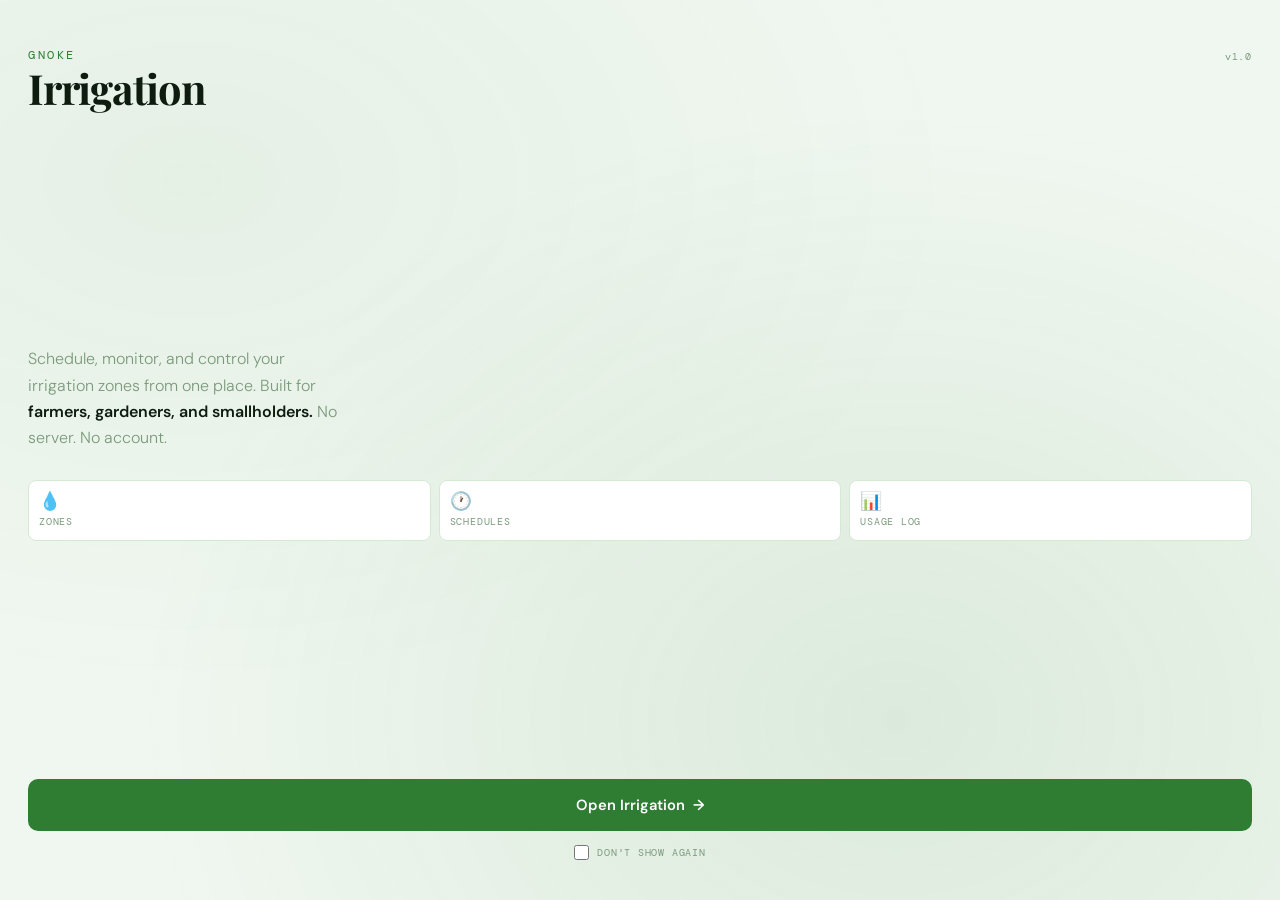
<file: index.html>
<!DOCTYPE html>
<html lang="en">
<head>
  <meta charset="UTF-8" />
  <meta name="viewport" content="width=device-width, initial-scale=1.0, viewport-fit=cover" />
  <title>Gnoke Irrigation</title>

  <link rel="preconnect" href="https://fonts.googleapis.com" />
  <link rel="preconnect" href="https://fonts.gstatic.com" crossorigin />
  <link href="https://fonts.googleapis.com/css2?family=DM+Mono:wght@400;500&family=Playfair+Display:wght@700&family=DM+Sans:wght@300;400;600&display=swap" rel="stylesheet" />

  <link rel="icon"             type="image/png" href="global.png" />
  <link rel="apple-touch-icon" href="global.png" />
  <link rel="manifest"         href="manifest.json" />

  <script>
    if ('serviceWorker' in navigator) {
      navigator.serviceWorker.register('sw.js');
    }
  </script>

  <style>
    *, *::before, *::after { box-sizing: border-box; margin: 0; padding: 0; }

    :root {
      --bg:           #f0f7f0;
      --text:         #0e1c10;
      --muted:        #7a9a7c;
      --accent:       #2e7d32;
      --border:       #d4e8d4;
      --surface:      #ffffff;
      --font-sans:    'DM Sans', sans-serif;
      --font-mono:    'DM Mono', monospace;
      --font-display: 'Playfair Display', serif;
    }

    html, body {
      width: 100%; height: 100dvh;
      background: var(--bg); color: var(--text);
      font-family: var(--font-sans);
      -webkit-font-smoothing: antialiased;
      overflow: hidden;
    }

    .bg-layer {
      position: fixed; inset: 0; z-index: 0; pointer-events: none;
      background:
        radial-gradient(ellipse at 70% 80%, rgba(46,125,50,.10) 0%, transparent 60%),
        radial-gradient(ellipse at 15% 20%, rgba(46,125,50,.05) 0%, transparent 50%);
    }

    .page {
      position: relative; z-index: 1;
      width: 100%; height: 100dvh;
      display: flex; flex-direction: column;
      justify-content: space-between;
      padding: 48px 28px 40px;
    }

    .version {
      position: absolute; top: 50px; right: 28px;
      font-family: var(--font-mono);
      font-size: 0.62rem; letter-spacing: 0.08em; color: var(--muted);
      opacity: 0; animation: up 0.5s ease 0.05s forwards;
    }

    .top {
      display: flex; flex-direction: column; gap: 4px;
      opacity: 0; animation: up 0.5s ease 0.1s forwards;
    }
    .gnoke-label {
      font-family: var(--font-mono);
      font-size: 0.72rem; letter-spacing: 0.22em;
      text-transform: uppercase; color: var(--accent);
    }
    .app-name {
      font-family: var(--font-display);
      font-size: 2.6rem; font-weight: 700;
      letter-spacing: -0.03em; line-height: 1; color: var(--text);
    }

    .mid {
      display: flex; flex-direction: column; gap: 28px;
      opacity: 0; animation: up 0.5s ease 0.25s forwards;
    }
    .desc {
      font-size: 1rem; font-weight: 300;
      color: var(--muted); line-height: 1.65; max-width: 320px;
    }
    .desc strong { color: var(--text); font-weight: 600; }

    .pillars { display: flex; gap: 8px; }
    .pillar {
      flex: 1; background: var(--surface);
      border: 1px solid var(--border); border-radius: 8px;
      padding: 12px 10px;
      display: flex; flex-direction: column; gap: 5px;
    }
    .pillar-icon  { font-size: 1.1rem; line-height: 1; }
    .pillar-label {
      font-family: var(--font-mono);
      font-size: 0.6rem; letter-spacing: 0.08em;
      text-transform: uppercase; color: var(--muted);
    }

    .bottom {
      display: flex; flex-direction: column; gap: 14px;
      opacity: 0; animation: up 0.5s ease 0.4s forwards;
    }

    .enter-btn {
      display: flex; align-items: center;
      justify-content: center; gap: 8px;
      width: 100%; padding: 16px;
      background: var(--accent); color: #fff;
      font-family: var(--font-sans);
      font-size: 0.92rem; font-weight: 600;
      border: none; border-radius: 10px;
      cursor: pointer; text-decoration: none;
      transition: opacity 0.15s, transform 0.15s;
    }
    .enter-btn:active { opacity: 0.88; transform: scale(0.98); }
    .arrow { transition: transform 0.2s; display: inline-block; }
    .enter-btn:hover .arrow { transform: translateX(4px); }

    .skip-row {
      display: flex; align-items: center;
      justify-content: center; gap: 8px;
    }
    .skip-row input {
      width: 15px; height: 15px;
      accent-color: var(--accent); cursor: pointer;
    }
    .skip-row label {
      font-family: var(--font-mono);
      font-size: 0.62rem; letter-spacing: 0.08em;
      text-transform: uppercase; color: var(--muted);
      cursor: pointer; user-select: none;
    }

    body.out { animation: fadeOut 0.28s ease forwards; }
    @keyframes fadeOut { to { opacity: 0; } }
    @keyframes up {
      from { opacity: 0; transform: translateY(12px); }
      to   { opacity: 1; transform: translateY(0); }
    }
  </style>
</head>
<body>

<div class="bg-layer"></div>
<span class="version">v1.0</span>

<div class="page">

  <div class="top">
    <span class="gnoke-label">Gnoke</span>
    <span class="app-name">Irrigation</span>
  </div>

  <div class="mid">
    <p class="desc">
      Schedule, monitor, and control your irrigation zones from one place.
      Built for <strong>farmers, gardeners, and smallholders.</strong>
      No server. No account.
    </p>

    <div class="pillars">
      <div class="pillar">
        <span class="pillar-icon">💧</span>
        <span class="pillar-label">Zones</span>
      </div>
      <div class="pillar">
        <span class="pillar-icon">🕐</span>
        <span class="pillar-label">Schedules</span>
      </div>
      <div class="pillar">
        <span class="pillar-icon">📊</span>
        <span class="pillar-label">Usage Log</span>
      </div>
    </div>
  </div>

  <div class="bottom">
    <a class="enter-btn" href="main/" onclick="go(event)">
      Open Irrigation <span class="arrow">→</span>
    </a>
    <div class="skip-row">
      <input type="checkbox" id="skip" />
      <label for="skip">Don't show again</label>
    </div>
  </div>

</div>

<script>
  const KEY = 'gnoke_irrigation_skip_intro';

  if (localStorage.getItem(KEY) === '1') {
    window.location.replace('main/');
  }

  function go(e) {
    e.preventDefault();
    if (document.getElementById('skip').checked) {
      localStorage.setItem(KEY, '1');
    }
    document.body.classList.add('out');
    setTimeout(() => window.location.href = 'main/', 280);
  }
</script>
</body>
</html>
</file>
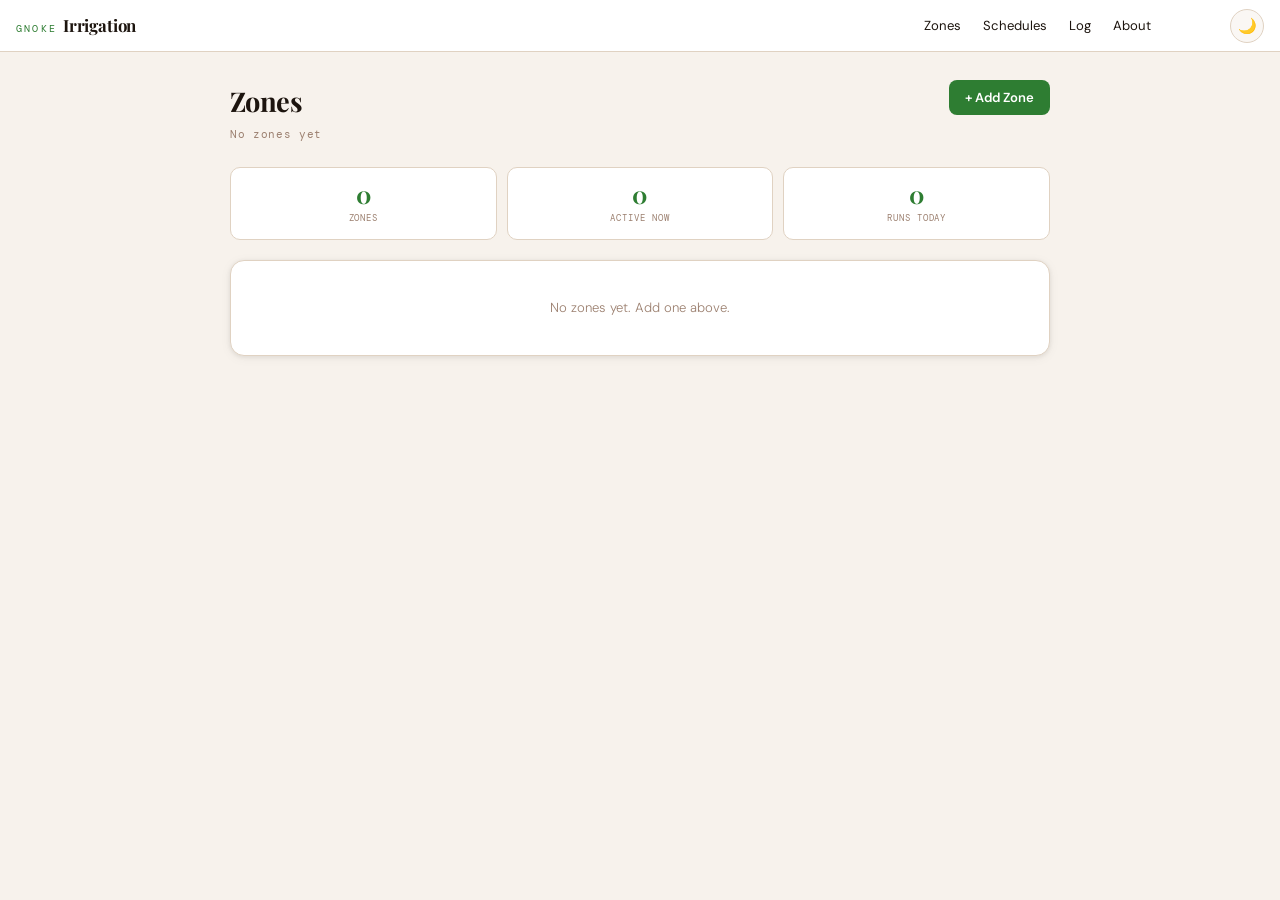
<file: main/index.html>
<!DOCTYPE html>
<html lang="en">
<head>
  <meta charset="UTF-8" />
  <meta name="viewport" content="width=device-width, initial-scale=1.0, viewport-fit=cover" />
  <title>Gnoke Irrigation</title>

  <link rel="preconnect" href="https://fonts.googleapis.com" />
  <link rel="preconnect" href="https://fonts.gstatic.com" crossorigin />
  <link href="https://fonts.googleapis.com/css2?family=DM+Mono:wght@400;500&family=Playfair+Display:wght@600;700&family=DM+Sans:wght@300;400;500;600&display=swap" rel="stylesheet" />

  <link rel="stylesheet"       href="../style.css" />
  <link rel="icon"             type="image/png"   href="../global.png" />
  <link rel="apple-touch-icon"                    href="../global.png" />
  <link rel="manifest"                            href="../manifest.json" />

  <!-- Anti-FOUC -->
  <script>
    (function () {
      var t = localStorage.getItem('gnoke_irrigation_theme');
      if (t) document.documentElement.setAttribute('data-theme', t);
    })();
  </script>

  <script>
    if ('serviceWorker' in navigator) navigator.serviceWorker.register('../sw.js');
  </script>

  <style>
    /* ── Irrigation accent (overrides style.css base) ── */
    :root {
      --accent:     #2e7d32;
      --accent-dk:  #1b5e20;
      --accent-lt:  #e8f5e9;
      --accent-txt: #1b5e20;
    }
    [data-theme="dark"] {
      --accent-lt:  rgba(46,125,50,.15);
      --accent-txt: #81c784;
    }

    /* ── Zone card ── */
    .zone-card {
      background: var(--surface);
      border: 1px solid var(--border);
      border-radius: var(--radius);
      padding: 14px 16px;
      display: flex;
      align-items: center;
      gap: 14px;
      transition: border-color var(--transition);
    }
    .zone-card:hover { border-color: var(--border2); }
    .zone-card.active {
      border-color: var(--accent);
      background: var(--accent-lt);
    }

    .zone-indicator {
      width: 10px; height: 10px;
      border-radius: 50%;
      background: var(--border2);
      flex-shrink: 0;
      transition: background var(--transition);
    }
    .zone-card.active .zone-indicator { background: var(--accent); }

    .zone-info  { flex: 1; min-width: 0; }
    .zone-name  {
      font-weight: 600; font-size: .9rem;
      color: var(--text); white-space: nowrap;
      overflow: hidden; text-overflow: ellipsis;
    }
    .zone-meta  {
      font-family: var(--font-mono);
      font-size: .65rem; letter-spacing: .04em;
      color: var(--muted); margin-top: 3px;
    }
    .zone-actions { display: flex; gap: 6px; flex-shrink: 0; }

    /* ── Schedule row ── */
    .sched-row {
      display: flex; align-items: center; gap: 12px;
      padding: 10px 0;
      border-bottom: 1px solid var(--border);
    }
    .sched-row:last-child { border-bottom: none; }
    .sched-dot {
      width: 8px; height: 8px; border-radius: 50%;
      background: var(--accent); flex-shrink: 0;
    }
    .sched-info { flex: 1; min-width: 0; }
    .sched-label { font-size: .86rem; font-weight: 500; color: var(--text); }
    .sched-meta  {
      font-family: var(--font-mono);
      font-size: .63rem; color: var(--muted); margin-top: 2px;
    }

    /* ── Stat cards ── */
    .stat-grid {
      display: grid;
      grid-template-columns: repeat(3, 1fr);
      gap: 10px;
      margin-bottom: 20px;
    }
    .stat-card {
      background: var(--surface);
      border: 1px solid var(--border);
      border-radius: var(--radius);
      padding: 14px 12px;
      text-align: center;
    }
    .stat-value {
      font-family: var(--font-display);
      font-size: 1.5rem; font-weight: 700;
      color: var(--accent); line-height: 1;
    }
    .stat-label {
      font-family: var(--font-mono);
      font-size: .58rem; letter-spacing: .1em;
      text-transform: uppercase; color: var(--muted);
      margin-top: 5px;
    }

    @media (max-width: 400px) {
      .stat-grid { grid-template-columns: 1fr 1fr; }
      .stat-card:last-child { grid-column: 1 / -1; }
    }

    /* ── Chip (used by connections.js) ── */
    .chip {
      display: inline-block;
      padding: 3px 10px; border-radius: 20px;
      font-family: var(--font-mono); font-size: .68rem;
      letter-spacing: .06em; font-weight: 500;
    }
    .chip.ok   { background: var(--green-lt);  color: var(--green);  border: 1px solid rgba(45,110,78,.2); }
    .chip.info { background: var(--accent-lt); color: var(--accent-txt); border: 1px solid rgba(46,125,50,.2); }

    /* ── connections.js injects its page into #main-content.
          Give it the same form-card styles it expects ── */
    #connections-page .card {
      background: var(--surface);
      border: 1px solid var(--border);
      border-radius: var(--radius-lg);
      padding: 20px;
      box-shadow: var(--shadow);
    }
    #connections-page .label {
      display: block; font-family: var(--font-mono);
      font-size: .68rem; font-weight: 500; letter-spacing: .08em;
      text-transform: uppercase; color: var(--text2); margin-bottom: 5px;
    }
    #connections-page .input {
      width: 100%; padding: 8px 12px;
      border: 1.5px solid var(--border); border-radius: 8px;
      background: var(--surface); color: var(--text);
      font-size: .88rem; font-family: var(--font-sans);
      transition: border-color var(--transition), box-shadow var(--transition);
    }
    #connections-page .input:focus {
      outline: none; border-color: var(--accent);
      box-shadow: 0 0 0 3px var(--accent-lt);
    }
    .btn-secondary {
      background: transparent; color: var(--muted);
      border: 1px solid var(--border); padding: 7px 14px;
      border-radius: 8px; font-size: .82rem; font-weight: 500;
      cursor: pointer; font-family: var(--font-sans);
      transition: border-color var(--transition), color var(--transition);
    }
    .btn-secondary:hover { border-color: var(--border2); color: var(--text); }
  </style>
</head>
<body>

<!-- LOADING OVERLAY -->
<div id="loading-overlay">
  <div class="loader-dots">
    <div class="loader-dot"></div>
    <div class="loader-dot"></div>
    <div class="loader-dot"></div>
  </div>
  <span class="loader-text">Loading…</span>
</div>


<!-- ════════════════════════════════════════
     TOPBAR
════════════════════════════════════════ -->
<div id="topbar">
  <button id="hamburger" title="Menu" onclick="Drawer.open()">&#9776;</button>

  <div id="brand" onclick="loadPage('zones-page')">
    <span id="brand-gnoke">Gnoke</span>
    <span id="brand-app">Irrigation</span>
  </div>

  <span id="context-info"></span>
  <div class="topbar-spacer"></div>

  <div class="menu-group" id="menu-group">

    <div class="menu">
      <button class="menu-btn">Zones</button>
      <div class="menu-content">
        <button onclick="loadPage('zones-page')">All Zones</button>
        <button onclick="UI.openModal('add-zone-modal')">+ Add Zone</button>
      </div>
    </div>

    <div class="menu">
      <button class="menu-btn">Schedules</button>
      <div class="menu-content">
        <button onclick="loadPage('schedules-page')">All Schedules</button>
        <button onclick="openAddScheduleModal()">+ Add Schedule</button>
      </div>
    </div>

    <div class="menu">
      <button class="menu-btn">Log</button>
      <div class="menu-content">
        <button onclick="loadPage('log-page')">Usage Log</button>
        <button onclick="exportLog()">Export CSV</button>
      </div>
    </div>

    <div class="menu">
      <button class="menu-btn">About</button>
      <div class="menu-content">
        <button onclick="loadPage('about-page')">About Irrigation</button>
      </div>
    </div>

  </div>

  <div id="topbar-right">
    <span id="status-chip">saved</span>
    <button class="icon-btn" id="theme-toggle" title="Toggle theme">🌙</button>
  </div>
</div>


<!-- ════════════════════════════════════════
     PAGES
════════════════════════════════════════ -->
<main class="pages" id="main-content">

  <!-- ── ZONES PAGE ── -->
  <section id="zones-page" class="page active">
    <div class="page-content">

      <div class="page-header">
        <div>
          <h1>Zones</h1>
          <p class="sub" id="zones-sub">Loading…</p>
        </div>
        <button class="btn btn-primary" onclick="UI.openModal('add-zone-modal')">+ Add Zone</button>
      </div>

      <div class="stat-grid">
        <div class="stat-card">
          <div class="stat-value" id="stat-zones">0</div>
          <div class="stat-label">Zones</div>
        </div>
        <div class="stat-card">
          <div class="stat-value" id="stat-active">0</div>
          <div class="stat-label">Active Now</div>
        </div>
        <div class="stat-card">
          <div class="stat-value" id="stat-today">0</div>
          <div class="stat-label">Runs Today</div>
        </div>
      </div>

      <div class="form-card" style="padding:12px;">
        <div id="zones-list">
          <p class="hint" style="text-align:center;padding:24px;">No zones yet. Add one above.</p>
        </div>
      </div>

    </div>
  </section>


  <!-- ── SCHEDULES PAGE ── -->
  <section id="schedules-page" class="page">
    <div class="page-content">

      <div class="page-header">
        <div>
          <h1>Schedules</h1>
          <p class="sub">Automatic irrigation timing</p>
        </div>
        <button class="btn btn-primary" onclick="openAddScheduleModal()">+ Add Schedule</button>
      </div>

      <div class="form-card" style="padding:12px 16px;">
        <div id="schedules-list">
          <p class="hint" style="text-align:center;padding:24px;">No schedules yet.</p>
        </div>
      </div>

    </div>
  </section>


  <!-- ── LOG PAGE ── -->
  <section id="log-page" class="page">
    <div class="page-content">

      <div class="page-header">
        <div>
          <h1>Usage Log</h1>
          <p class="sub">All irrigation activity</p>
        </div>
        <button class="btn btn-ghost btn-sm" onclick="exportLog()">Export CSV</button>
      </div>

      <div class="form-card" style="padding:0;">
        <div class="table-wrap">
          <table>
            <thead>
              <tr>
                <th>Date</th>
                <th>Zone</th>
                <th>Duration</th>
                <th>Trigger</th>
                <th class="num">Litres</th>
              </tr>
            </thead>
            <tbody id="log-tbody">
              <tr><td colspan="5" class="empty-cell">No log entries yet.</td></tr>
            </tbody>
          </table>
        </div>
      </div>

    </div>
  </section>


  <!-- ── ABOUT PAGE ── -->
  <section id="about-page" class="page">
    <div class="page-content">
      <div class="page-header">
        <div>
          <h1>About</h1>
          <p class="sub">Gnoke Irrigation · v1.0</p>
        </div>
        <button class="btn btn-ghost" id="btn-check-update">🔄 Check for Updates</button>
      </div>

      <div class="card-grid">
        <div class="form-card">
          <h2 class="card-title">💧 Gnoke Irrigation</h2>
          <p class="hint">
            Schedule, monitor, and log your irrigation zones — entirely offline.
            Built for farmers, gardeners, and smallholders.<br /><br />
            Your data never leaves the device.
          </p>
        </div>

        <div class="form-card">
          <h2 class="card-title">⚙️ Under The Hood</h2>
          <table class="about-table">
            <tbody id="about-tech-table"></tbody>
          </table>
        </div>

        <div class="form-card">
          <h2 class="card-title">👤 Author</h2>
          <p class="hint">
            <strong>Edmund Sparrow</strong><br />
            Part of the <strong>Gnoke Suite</strong> — offline-first tools
            for developers, retailers, and independent builders.
          </p>
          <div style="display:flex;gap:8px;margin-top:14px;flex-wrap:wrap;">
            <a class="btn btn-outline" href="mailto:hello@gnoke.app">✉ Email</a>
            <a class="btn btn-outline" href="https://github.com/edmundsparrow" target="_blank" rel="noopener">⌥ GitHub</a>
            <a class="btn btn-outline" href="https://selar.com/showlove/edmundsparrow" target="_blank" rel="noopener">❤️ Coffee</a>
          </div>
        </div>

        <div class="form-card" id="update-card">
          <h2 class="card-title">🔄 Updates</h2>
          <p class="hint">Running <strong>v1.0</strong>. Click "Check for Updates" above.</p>
        </div>

        <div class="form-card">
          <h2 class="card-title">📜 License</h2>
          <p class="hint">
            Free and open source under the <strong>GNU General Public License v3.0</strong>.<br /><br />
            Use it, modify it, share it — but keep it open.
          </p>
          <p class="hint" style="margin-top:10px;font-family:var(--font-mono);font-size:.68rem;color:var(--muted)">
            © 2026 Edmund Sparrow — Gnoke Suite
          </p>
        </div>
      </div>
    </div>
  </section>

</main>


<!-- ════════════════════════════════════════
     MODALS
════════════════════════════════════════ -->

<!-- Add Zone -->
<div class="modal-overlay" id="add-zone-modal">
  <div class="modal">
    <div class="modal-head">
      <h3>Add Zone</h3>
      <button class="modal-close" onclick="UI.closeModal('add-zone-modal')">✕</button>
    </div>
    <div class="modal-body">
      <div class="form-group">
        <label for="zone-name-input">Zone Name</label>
        <input type="text" id="zone-name-input" placeholder="e.g. Front Garden" />
      </div>
      <div class="form-row">
        <div class="form-group" style="margin:0">
          <label for="zone-flow-input">Flow Rate (L/min)</label>
          <input type="number" id="zone-flow-input" placeholder="12" min="1" max="200" />
        </div>
        <div class="form-group" style="margin:0">
          <label for="zone-notes-input">Notes</label>
          <input type="text" id="zone-notes-input" placeholder="Optional" />
        </div>
      </div>
    </div>
    <div class="modal-actions">
      <button class="btn btn-ghost"   onclick="UI.closeModal('add-zone-modal')">Cancel</button>
      <button class="btn btn-primary" onclick="saveZone()">Add Zone</button>
    </div>
  </div>
</div>

<!-- Add Schedule -->
<div class="modal-overlay" id="add-schedule-modal">
  <div class="modal">
    <div class="modal-head">
      <h3>Add Schedule</h3>
      <button class="modal-close" onclick="UI.closeModal('add-schedule-modal')">✕</button>
    </div>
    <div class="modal-body">
      <div class="form-group">
        <label for="sched-zone-select">Zone</label>
        <select id="sched-zone-select"></select>
      </div>
      <div class="form-row">
        <div class="form-group" style="margin:0">
          <label for="sched-time-input">Start Time</label>
          <input type="time" id="sched-time-input" value="06:00" />
        </div>
        <div class="form-group" style="margin:0">
          <label for="sched-duration-input">Duration (min)</label>
          <input type="number" id="sched-duration-input" placeholder="20" min="1" max="240" />
        </div>
      </div>
      <div class="form-group">
        <label>Days</label>
        <div style="display:flex;gap:6px;flex-wrap:wrap;margin-top:4px;" id="days-picker">
          <!-- Injected by app.js -->
        </div>
      </div>
    </div>
    <div class="modal-actions">
      <button class="btn btn-ghost"   onclick="UI.closeModal('add-schedule-modal')">Cancel</button>
      <button class="btn btn-primary" onclick="saveSchedule()">Add Schedule</button>
    </div>
  </div>
</div>

<!-- Confirm Delete -->
<div class="modal-overlay" id="confirm-modal">
  <div class="modal">
    <div class="modal-head">
      <h3 id="confirm-title">Confirm</h3>
      <button class="modal-close" onclick="UI.closeModal('confirm-modal')">✕</button>
    </div>
    <div class="modal-body" id="confirm-body">Are you sure?</div>
    <div class="modal-actions">
      <button class="btn btn-ghost"  onclick="UI.closeModal('confirm-modal')">Cancel</button>
      <button class="btn btn-danger" id="confirm-ok-btn">Delete</button>
    </div>
  </div>
</div>


<div id="toast"></div>

<!-- Drawer -->
<div id="drawer-overlay" onclick="Drawer.close()"></div>
<nav id="drawer" aria-label="Mobile navigation">
  <div id="drawer-header">
    <div id="drawer-brand">
      <span id="drawer-gnoke">Gnoke</span>
      <span id="drawer-app">Irrigation</span>
    </div>
    <button id="drawer-close" onclick="Drawer.close()" title="Close">✕</button>
  </div>

  <div class="drawer-section">Zones</div>
  <button class="drawer-btn" onclick="loadPage('zones-page');Drawer.close();">All Zones</button>
  <button class="drawer-btn" onclick="UI.openModal('add-zone-modal');Drawer.close();">+ Add Zone</button>

  <div class="drawer-section">Schedules</div>
  <button class="drawer-btn" onclick="loadPage('schedules-page');Drawer.close();">All Schedules</button>
  <button class="drawer-btn" onclick="openAddScheduleModal();Drawer.close();">+ Add Schedule</button>

  <div class="drawer-section">More</div>
  <button class="drawer-btn" onclick="loadPage('log-page');Drawer.close();">Usage Log</button>
  <button class="drawer-btn" onclick="loadPage('about-page');Drawer.close();">About</button>
  <!-- connections.js appends 🔌 Connection here via _patchDrawer() -->
</nav>


<!-- ════════════════════════════════════════
     SCRIPTS — standard load order
════════════════════════════════════════ -->
<script src="../js/state.js"></script>
<script src="../js/theme.js"></script>
<script src="../js/ui.js"></script>
<script src="../js/update.js"></script>
<script src="../js/app.js"></script>
<script src="../js/connections.js"></script>

</body>
</html>
</file>
<file: style.css>
/* ══════════════════════════════════════════════════════════════════════════
   style.css — Gnoke Suite Design System
   Shared across all Gnoke apps. Do NOT edit structure/layout rules.
   Per-app customisation: --accent and --bg tokens ONLY (see TOKENS section).
   Copyright © 2026 Edmund Sparrow — GNU GPL v3
   ══════════════════════════════════════════════════════════════════════════ */


/* ── 1. TOKENS ──────────────────────────────────────────────────────────── */
/*
   CUSTOMISE PER APP:
     --accent      → unique colour for each app (never reuse across apps)
     --accent-dk   → darkened accent (~15% darker), used for hover states
     --accent-lt   → very light tint (~10% opacity), used for active chips
     --accent-txt  → dark readable text on accent-lt backgrounds
     --bg          → base background; adjust per app mood if needed

   NEVER CHANGE:
     Font stack, radius, spacing rhythm, animation timing, component structure.
     Topbar and drawer use --surface + --border (light warm UI standard).
*/
:root {
  /* Palette */
  --bg:           #f7f2ec;
  --bg2:          #ede5d8;
  --surface:      #ffffff;
  --surface2:     #faf7f4;
  --surface3:     #f3ede5;
  --text:         #1c140e;
  --text2:        #4a3728;
  --muted:        #9c8070;
  --border:       #e0d2c2;
  --border2:      #ccbbaa;

  /* Accent — REPLACE per app */
  --accent:       #2e7d32;
  --accent-dk:    #1b5e20;
  --accent-lt:    #e8f5e9;
  --accent-txt:   #1b5e20;
  --accent-dim:   color-mix(in srgb, var(--accent) 10%, transparent);

  /* Status colours — keep consistent */
  --green:        #2d6e4e;
  --green-lt:     #dff2ea;
  --red:          #b83030;
  --red-lt:       #fde8e8;
  --danger:       #dc2626;

  /* Topbar — light warm surface, consistent across all Gnoke apps */
  --topbar-bg:    #ffffff;
  --topbar-bdr:   #e0d2c2;
  --topbar-txt:   #1c140e;
  --topbar-muted: #9c8070;
  --topbar-h:     52px;

  /* Typography */
  --font-sans:    'DM Sans', system-ui, sans-serif;
  --font-mono:    'DM Mono', monospace;
  --font-display: 'Playfair Display', serif;

  /* Spacing & shape */
  --radius:       10px;
  --radius-lg:    14px;
  --shadow:       0 1px 4px rgba(28,20,14,.08), 0 2px 12px rgba(28,20,14,.05);
  --shadow-lg:    0 4px 24px rgba(28,20,14,.14);
  --transition:   0.18s ease;
}

/* ── Dark theme ── */
[data-theme="dark"] {
  --bg:       #18120c;
  --bg2:      #201710;
  --surface:  #241a12;
  --surface2: #2e2018;
  --surface3: #38271a;
  --text:     #f0e8de;
  --text2:    #c8b09a;
  --muted:    #7a6a5a;
  --border:   #2e2218;
  --border2:  #3e3020;

  --topbar-bg:    #241a12;
  --topbar-bdr:   #2e2218;
  --topbar-txt:   #f0e8de;
  --topbar-muted: #7a6a5a;
}


/* ── 2. RESET ───────────────────────────────────────────────────────────── */
*, *::before, *::after { box-sizing: border-box; margin: 0; padding: 0; }
html { scroll-behavior: smooth; overflow-x: hidden; }
body {
  font-family: var(--font-sans);
  background: var(--bg); color: var(--text);
  line-height: 1.55; min-height: 100dvh;
  -webkit-font-smoothing: antialiased;
  overflow: hidden; display: flex; flex-direction: column;
}
a { text-decoration: none; color: inherit; }
input, select, textarea, button { font-family: var(--font-sans); font-size: inherit; }


/* ── 3. LOADING OVERLAY ─────────────────────────────────────────────────── */
#loading-overlay {
  position: fixed; inset: 0;
  background: var(--bg);
  display: flex; align-items: center; justify-content: center;
  flex-direction: column; gap: 16px;
  z-index: 999;
}
.loader-dots { display: flex; gap: 6px; }
.loader-dot {
  width: 9px; height: 9px; border-radius: 50%;
  background: var(--accent);
  animation: blink 1.2s infinite;
}
.loader-dot:nth-child(2) { animation-delay: .2s; }
.loader-dot:nth-child(3) { animation-delay: .4s; }
@keyframes blink {
  0%, 80%, 100% { opacity: .2; transform: scale(.8); }
  40%           { opacity: 1;  transform: scale(1);  }
}
.loader-text {
  font-family: var(--font-mono);
  font-size: .7rem; letter-spacing: .12em;
  text-transform: uppercase; color: var(--muted);
}


/* ── 4. TOPBAR ──────────────────────────────────────────────────────────── */
#topbar {
  height: var(--topbar-h);
  background: var(--topbar-bg);
  border-bottom: 1px solid var(--topbar-bdr);
  display: flex; align-items: center;
  gap: 10px; padding: 0 16px;
  flex-shrink: 0; z-index: 100;
}

/* Hamburger — mobile only */
#hamburger {
  width: 34px; height: 34px; border-radius: 50%;
  border: 1px solid var(--border);
  background: var(--surface2); color: var(--topbar-txt);
  font-size: 16px; cursor: pointer;
  display: none; align-items: center; justify-content: center;
  transition: border-color var(--transition);
}
#hamburger:hover { border-color: var(--accent); }

/* Brand — cursor pointer since all apps wire it as home nav */
#brand {
  display: flex; align-items: baseline; gap: 6px;
  text-decoration: none; flex-shrink: 0; cursor: pointer;
}
#brand-gnoke {
  font-family: var(--font-mono);
  font-size: .62rem; letter-spacing: .22em;
  text-transform: uppercase; color: var(--accent);
}
#brand-app {
  font-family: var(--font-display);
  font-size: 1.05rem; font-weight: 700;
  color: var(--topbar-txt); letter-spacing: -.01em;
}

/* Context info */
#context-info {
  font-family: var(--font-mono);
  font-size: .68rem; letter-spacing: .04em;
  color: var(--topbar-muted); margin-left: 4px;
}

.topbar-spacer { flex: 1; }

/* Desktop menu group */
.menu-group { display: flex; gap: 2px; }
.menu { position: relative; }
.menu-btn {
  background: transparent; border: none;
  color: var(--topbar-txt); font-family: var(--font-sans);
  font-size: .82rem; padding: 6px 10px;
  cursor: pointer; border-radius: 5px;
  transition: background var(--transition), color var(--transition);
}
.menu-btn:hover { background: var(--accent-dim); color: var(--accent); }
.menu-content {
  display: none; position: absolute; top: calc(100% + 6px); left: 0;
  background: var(--surface); border: 1px solid var(--border);
  border-radius: 8px; min-width: 160px;
  box-shadow: 0 8px 24px rgba(0,0,0,.12);
  padding: 4px; z-index: 200;
}
.menu:hover .menu-content,
.menu:focus-within .menu-content { display: flex; flex-direction: column; }
.menu-content button, .menu-content a {
  background: none; border: none; text-align: left;
  padding: 8px 12px; font-family: var(--font-sans);
  font-size: .82rem; color: var(--text);
  cursor: pointer; border-radius: 5px;
  text-decoration: none; display: block;
  transition: background var(--transition);
}
.menu-content button:hover, .menu-content a:hover { background: var(--accent-dim); }
.menu-content hr { border: none; border-top: 1px solid var(--border); margin: 4px 0; }
.menu-content .danger-item { color: var(--danger); }

/* Topbar right */
#topbar-right { display: flex; align-items: center; gap: 6px; flex-shrink: 0; }

/* Status chip */
#status-chip {
  font-family: var(--font-mono);
  font-size: .6rem; letter-spacing: .1em; text-transform: uppercase;
  background: var(--surface2); color: var(--topbar-muted);
  border: 1px solid var(--border);
  padding: 3px 8px; border-radius: 20px;
  opacity: 0; transition: opacity .3s; pointer-events: none;
}
#status-chip.show { opacity: 1; }

/* Icon buttons (theme toggle, etc.) */
.icon-btn {
  width: 34px; height: 34px; border-radius: 50%;
  border: 1px solid var(--border);
  background: var(--surface2);
  color: var(--topbar-txt); cursor: pointer; font-size: 15px;
  display: flex; align-items: center; justify-content: center;
  transition: border-color var(--transition), background var(--transition);
}
.icon-btn:hover { border-color: var(--accent); background: var(--accent-dim); }


/* ── 5. PAGES ────────────────────────────────────────────────────────────── */
.pages { flex: 1; overflow: hidden; position: relative; }
.page  { position: absolute; inset: 0; overflow-y: auto; display: none; }
.page.active { display: block; animation: fadeUp .22s ease forwards; }

@keyframes fadeUp {
  from { opacity: 0; transform: translateY(8px); }
  to   { opacity: 1; transform: translateY(0); }
}

/* Standard page inner padding */
.page-content {
  max-width: 860px; margin: 0 auto;
  padding: 28px 20px 60px;
}

/* Page header */
.page-header {
  display: flex; align-items: flex-start;
  justify-content: space-between; gap: 16px;
  margin-bottom: 24px; flex-wrap: wrap;
}
.page-header h1 {
  font-family: var(--font-display);
  font-size: 1.7rem; font-weight: 700;
  color: var(--text); letter-spacing: -.02em;
}
.page-header .sub {
  font-family: var(--font-mono);
  font-size: .68rem; letter-spacing: .06em;
  color: var(--muted); margin-top: 4px;
}


/* ── 6. CARDS ────────────────────────────────────────────────────────────── */
.card-grid {
  display: grid;
  grid-template-columns: repeat(auto-fit, minmax(280px, 1fr));
  gap: 16px;
}
.form-card {
  background: var(--surface); border: 1px solid var(--border);
  border-radius: var(--radius-lg); padding: 20px;
  box-shadow: var(--shadow);
}
.card-title {
  font-family: var(--font-display);
  font-size: 1rem; font-weight: 600; color: var(--text);
  margin-bottom: 14px; padding-bottom: 10px;
  border-bottom: 1px solid var(--border);
}
.hint { font-size: .82rem; font-weight: 300; color: var(--muted); line-height: 1.65; }
.hint strong { color: var(--text); font-weight: 600; }


/* ── 7. BUTTONS ──────────────────────────────────────────────────────────── */
.btn {
  padding: 9px 16px; border-radius: 8px; border: none;
  font-family: var(--font-sans); font-size: .82rem; font-weight: 600;
  cursor: pointer; display: inline-flex; align-items: center; gap: 6px;
  transition: opacity var(--transition), transform var(--transition), background var(--transition);
  white-space: nowrap;
}
.btn:active { opacity: .85; transform: scale(.98); }

.btn-primary { background: var(--accent); color: #fff; }
.btn-primary:hover { background: var(--accent-dk); }

.btn-ghost   { background: transparent; color: var(--text); border: 1px solid var(--border); }
.btn-ghost:hover { border-color: var(--accent); color: var(--accent); }

.btn-danger  { background: var(--danger); color: #fff; }
.btn-outline { background: transparent; color: var(--accent); border: 1.5px solid var(--accent); }
.btn-outline:hover { background: var(--accent-lt); }


/* ── 8. FORM ELEMENTS ────────────────────────────────────────────────────── */
label {
  display: block; font-family: var(--font-mono);
  font-size: .68rem; font-weight: 500; letter-spacing: .08em;
  text-transform: uppercase; color: var(--text2); margin-bottom: 5px;
}
input[type="text"],
input[type="number"],
input[type="date"],
input[type="time"],
input[type="email"],
textarea,
select {
  width: 100%; padding: 8px 12px;
  border: 1.5px solid var(--border); border-radius: 8px;
  background: var(--surface); color: var(--text);
  font-size: .88rem; font-family: var(--font-sans);
  transition: border-color var(--transition), box-shadow var(--transition);
}
input:focus, textarea:focus, select:focus {
  outline: none;
  border-color: var(--accent);
  box-shadow: 0 0 0 3px var(--accent-lt);
}
input[type="number"] { text-align: right; }

/* Form layout helpers — used in modals and settings cards */
.form-group { margin-bottom: 14px; }
.form-row {
  display: grid; grid-template-columns: 1fr 1fr;
  gap: 12px; margin-bottom: 14px;
}

/* Small button variant */
.btn-sm { padding: 6px 12px; font-size: .76rem; }


/* ── 9. TABLES ───────────────────────────────────────────────────────────── */
.table-wrap { overflow-x: auto; }
table { width: 100%; border-collapse: collapse; font-size: .875rem; }
th, td { padding: 10px 14px; border-bottom: 1px solid var(--border); text-align: left; }
th {
  background: var(--surface2);
  font-family: var(--font-mono); font-size: .62rem;
  letter-spacing: .1em; text-transform: uppercase;
  color: var(--muted); font-weight: 500;
}
th.num, td.num { text-align: right; }
tr:last-child td { border-bottom: none; }
tr:hover td { background: var(--surface2); }
.empty-cell { text-align: center; color: var(--muted); padding: 2.5rem; }

/* About tech table */
.about-table { width: 100%; border-collapse: collapse; font-size: .8rem; }
.about-table td {
  padding: 7px 0; border-bottom: 1px solid var(--border); color: var(--muted);
}
.about-table td:first-child {
  font-family: var(--font-mono); font-size: .72rem;
  color: var(--text); width: 40%;
}
.about-table tr:last-child td { border-bottom: none; }


/* ── 10. MODALS ──────────────────────────────────────────────────────────── */
/*
   Pattern: .modal-overlay > .modal > .modal-head + .modal-body + .modal-actions
   Open:  UI.openModal('id')   Close: UI.closeModal('id')
*/
.modal-overlay {
  position: fixed; inset: 0; z-index: 300;
  background: rgba(0,0,0,.4);
  display: none; align-items: center; justify-content: center;
  padding: 20px;
}
.modal-overlay.show { display: flex; }
.modal {
  background: var(--surface); border: 1px solid var(--border);
  border-radius: var(--radius-lg); width: 100%; max-width: 420px;
  padding: 20px; box-shadow: 0 16px 48px rgba(0,0,0,.18);
}
.modal-head {
  display: flex; align-items: center;
  justify-content: space-between; margin-bottom: 14px;
}
.modal-head h3 { font-size: .95rem; font-weight: 600; }
.modal-close {
  background: none; border: none; font-size: 1rem;
  cursor: pointer; color: var(--muted); padding: 2px 6px; border-radius: 4px;
}
.modal-close:hover { color: var(--text); }
.modal-body { font-size: .84rem; color: var(--muted); line-height: 1.6; margin-bottom: 14px; }
.modal-actions { display: flex; justify-content: flex-end; gap: 8px; margin-top: 14px; }


/* ── 11. TOAST ───────────────────────────────────────────────────────────── */
/* Managed by UI.toast(msg, 'ok' | 'err' | 'info') */
#toast {
  position: fixed; bottom: 28px; left: 50%;
  transform: translateX(-50%) translateY(12px);
  background: var(--text); color: var(--bg);
  font-family: var(--font-mono); font-size: .72rem; letter-spacing: .04em;
  padding: 10px 18px; border-radius: 24px;
  opacity: 0; pointer-events: none;
  transition: opacity .2s, transform .2s;
  white-space: nowrap; z-index: 999;
}
#toast.show { opacity: 1; transform: translateX(-50%) translateY(0); }
#toast.err  { background: var(--danger); color: #fff; }
#toast.ok   { background: var(--green);  color: #fff; }


/* ── 12. MOBILE DRAWER ───────────────────────────────────────────────────── */
#drawer-overlay {
  display: none; position: fixed; inset: 0;
  background: rgba(0,0,0,.35); z-index: 150;
}
#drawer-overlay.open { display: block; }

#drawer {
  position: fixed; top: 0; left: 0; bottom: 0;
  width: 270px; background: var(--topbar-bg); z-index: 160;
  border-right: 1px solid var(--topbar-bdr);
  transform: translateX(-100%); transition: transform .28s ease;
  display: flex; flex-direction: column; overflow-y: auto;
}
#drawer.open { transform: translateX(0); }

#drawer-header {
  display: flex; align-items: center; justify-content: space-between;
  padding: 16px 16px 12px;
  border-bottom: 1px solid var(--topbar-bdr);
}
#drawer-brand { display: flex; align-items: baseline; gap: 6px; }
#drawer-gnoke {
  font-family: var(--font-mono); font-size: .62rem;
  letter-spacing: .22em; text-transform: uppercase; color: var(--accent);
}
#drawer-app {
  font-family: var(--font-display);
  font-size: 1rem; font-weight: 700; color: var(--topbar-txt);
}
#drawer-close {
  background: none; border: none;
  color: var(--topbar-muted); font-size: 1rem; cursor: pointer; padding: 4px 8px;
  transition: color var(--transition);
}
#drawer-close:hover { color: var(--topbar-txt); }
.drawer-section {
  font-family: var(--font-mono); font-size: .58rem; letter-spacing: .14em;
  text-transform: uppercase; color: var(--topbar-muted); padding: 16px 16px 6px;
}
.drawer-btn {
  background: none; border: none; text-align: left; width: 100%;
  padding: 10px 16px; font-family: var(--font-sans); font-size: .86rem;
  color: var(--topbar-txt); cursor: pointer;
  transition: background var(--transition), color var(--transition);
}
.drawer-btn:hover { background: var(--accent-dim); color: var(--accent); }
.drawer-btn.danger { color: var(--danger); }


/* ── 13. RESPONSIVE ──────────────────────────────────────────────────────── */
@media (max-width: 640px) {
  #hamburger    { display: flex; }
  .menu-group   { display: none; }
  #context-info { display: none; }
  .page-content { padding: 18px 14px 60px; }
  .card-grid    { grid-template-columns: 1fr; }
  .page-header h1 { font-size: 1.4rem; }
}

@media (min-width: 641px) {
  #hamburger { display: none; }
  #drawer, #drawer-overlay { display: none !important; }
}

/* ── PWA safe-area ── */
@media (display-mode: standalone) {
  #topbar { padding-top: env(safe-area-inset-top); height: calc(var(--topbar-h) + env(safe-area-inset-top)); }
}
</file>
